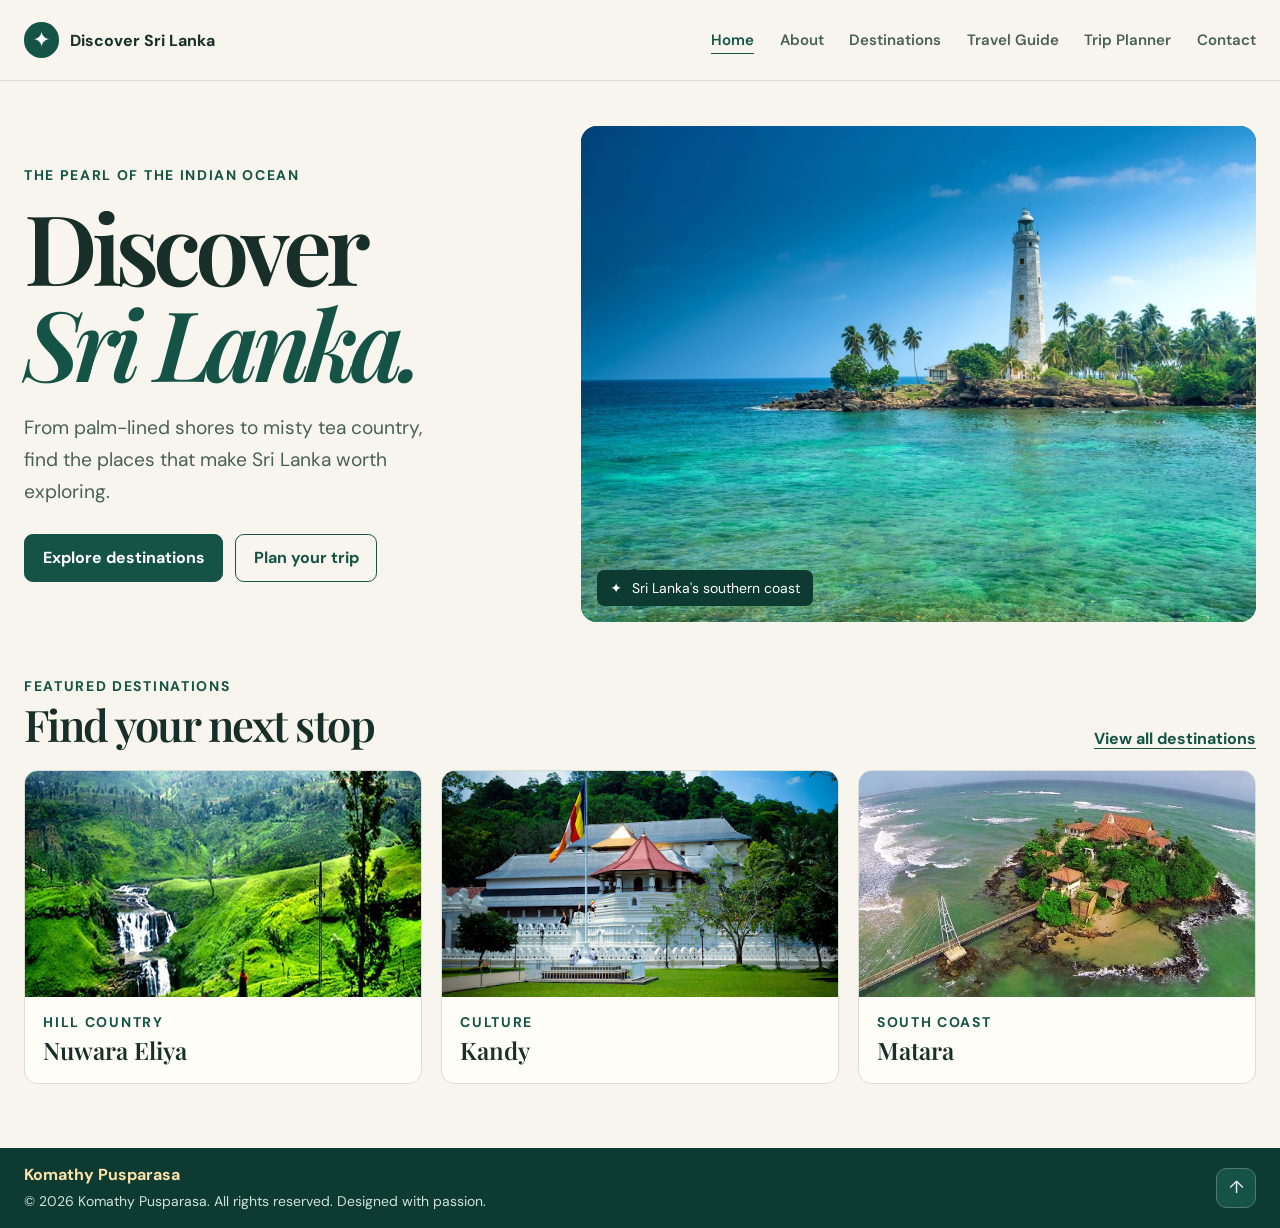
<file: index.html>
<!DOCTYPE html>
<html lang="en">
<head>
    <meta charset="UTF-8">
    <meta name="viewport" content="width=device-width, initial-scale=1.0">
    <title>Explore the island | Discover Sri Lanka</title>
    <link rel="stylesheet" href="style.css?v=4">
    <script src="script1.js" defer></script>
</head>
<body>
    <a class="skip-link" href="#main-content">Skip to content</a>
    <header class="site-header">
        <div class="container header-inner">
            <a class="brand" href="index.html"><span class="brand-mark" aria-hidden="true">&#10022;</span> Discover Sri Lanka</a>
            <button class="menu-toggle" type="button" aria-controls="site-nav" aria-expanded="false" hidden>Menu</button>
            <nav class="site-nav" id="site-nav" aria-label="Main navigation">
                <a href="index.html" aria-current="page">Home</a>
                <a href="Contact.html">About</a>
                <a href="place.html">Destinations</a>
                <a href="informaction.html">Travel Guide</a>
                <a href="To_dolist.html">Trip Planner</a>
                <a href="About.html">Contact</a>
            </nav>
        </div>
    </header>
    <main id="main-content">
        <section class="hero container" aria-labelledby="hero-title">
            <div class="hero-copy">
                <p class="eyebrow">The pearl of the Indian Ocean</p>
                <h1 id="hero-title">Discover<br><em>Sri Lanka.</em></h1>
                <p class="hero-intro">From palm-lined shores to misty tea country, find the places that make Sri Lanka worth exploring.</p>
                <div class="hero-actions">
                    <a class="button" href="place.html">Explore destinations</a>
                    <a class="button button-outline" href="To_dolist.html">Plan your trip</a>
                </div>
            </div>
            <figure class="hero-visual">
                <img src="sri.jpg" alt="White lighthouse overlooking turquoise water and a palm-lined shore" width="1199" height="800" fetchpriority="high">
                <figcaption><span aria-hidden="true">&#10022;</span> Sri Lanka's southern coast</figcaption>
            </figure>
        </section>
        <section class="featured container" aria-labelledby="featured-title">
            <div class="section-top">
                <div>
                    <p class="eyebrow">Featured destinations</p>
                    <h2 id="featured-title">Find your next stop</h2>
                </div>
                <a class="text-link" href="place.html">View all destinations</a>
            </div>
            <div class="destination-grid">
                <a class="feature-card" href="place.html#nuwara-eliya">
                    <img src="img6.jpg" alt="" loading="lazy">
                    <div><p class="eyebrow">Hill country</p><h3>Nuwara Eliya</h3></div>
                </a>
                <a class="feature-card" href="place.html#kandy">
                    <img src="img5.jpg" alt="" loading="lazy">
                    <div><p class="eyebrow">Culture</p><h3>Kandy</h3></div>
                </a>
                <a class="feature-card" href="place.html#matara">
                    <img src="img11.jpg" alt="" loading="lazy">
                    <div><p class="eyebrow">South coast</p><h3>Matara</h3></div>
                </a>
            </div>
        </section>
    </main>
    <footer class="site-footer">
        <div class="container footer-inner">
            <div class="footer-credit">
                <p class="footer-name">Komathy Pusparasa</p>
                <p class="footer-copyright">&copy; 2026 Komathy Pusparasa. All rights reserved. Designed with passion.</p>
            </div>
            <a class="back-to-top" href="#" aria-label="Back to top"><span aria-hidden="true">&#8593;</span></a>
        </div>
    </footer>
</body>
</html>
</file>
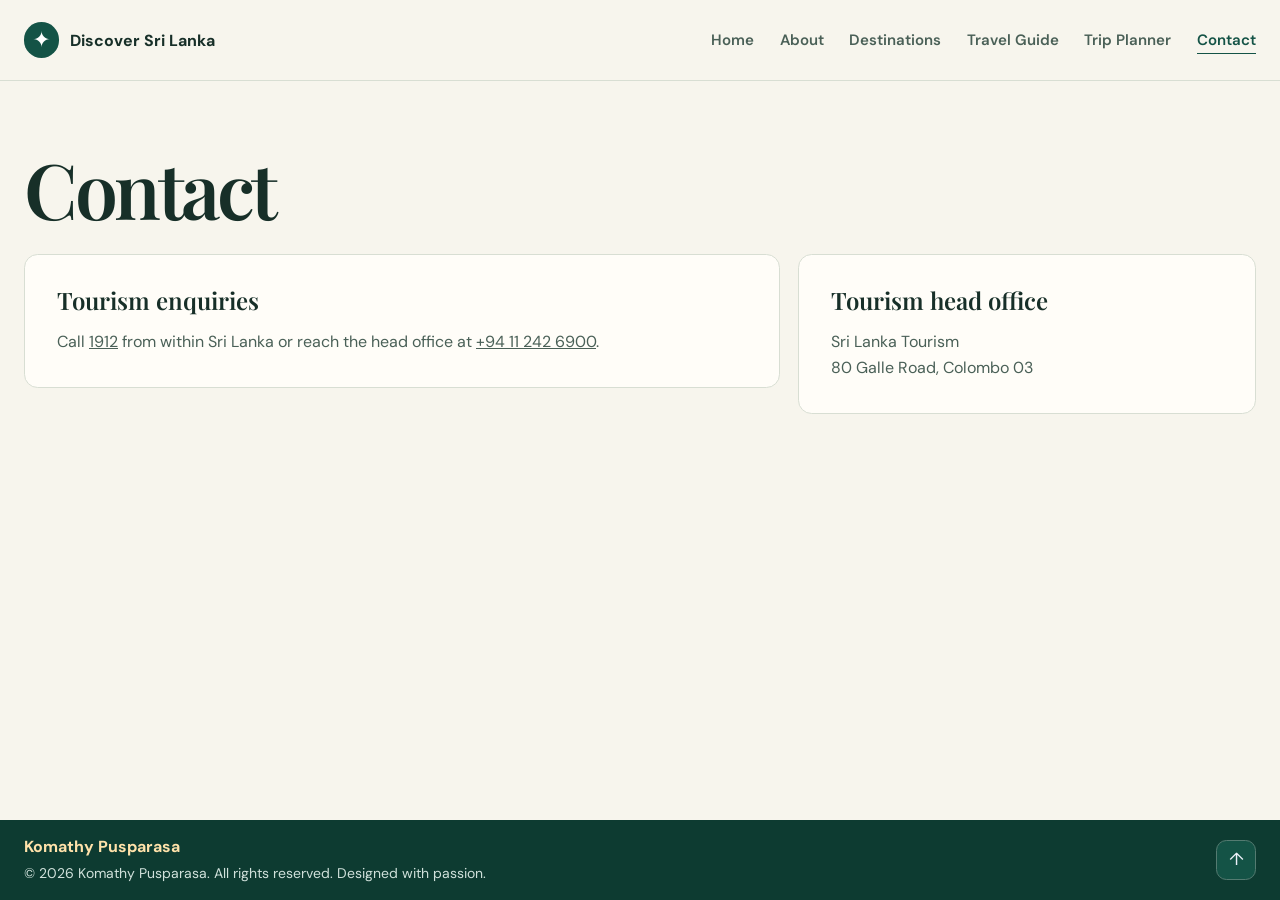
<file: About.html>
<!DOCTYPE html>
<html lang="en">
<head>
    <meta charset="UTF-8">
    <meta name="viewport" content="width=device-width, initial-scale=1.0">
    <title>Contact | Discover Sri Lanka</title>
    <link rel="stylesheet" href="style.css?v=4">
    <script src="script1.js" defer></script>
</head>
<body>
    <a class="skip-link" href="#main-content">Skip to content</a>
    <header class="site-header">
        <div class="container header-inner">
            <a class="brand" href="index.html"><span class="brand-mark" aria-hidden="true">&#10022;</span> Discover Sri Lanka</a>
            <button class="menu-toggle" type="button" aria-controls="site-nav" aria-expanded="false" hidden>Menu</button>
            <nav class="site-nav" id="site-nav" aria-label="Main navigation">
                <a href="index.html">Home</a>
                <a href="Contact.html">About</a>
                <a href="place.html">Destinations</a>
                <a href="informaction.html">Travel Guide</a>
                <a href="To_dolist.html">Trip Planner</a>
                <a href="About.html" aria-current="page">Contact</a>
            </nav>
        </div>
    </header>
    <main id="main-content" class="container inner-page">
        <h1>Contact</h1>
        <div class="guide-layout">
            <section class="panel prose">
                <h2>Tourism enquiries</h2>
                <p>Call <a href="tel:1912">1912</a> from within Sri Lanka or reach the head office at <a href="tel:+94112426900">+94 11 242 6900</a>.</p>
            </section>
            <section class="panel prose">
                <h2>Tourism head office</h2>
                <p>Sri Lanka Tourism<br>80 Galle Road, Colombo 03</p>
            </section>
        </div>
    </main>
    <footer class="site-footer">
        <div class="container footer-inner">
            <div class="footer-credit">
                <p class="footer-name">Komathy Pusparasa</p>
                <p class="footer-copyright">&copy; 2026 Komathy Pusparasa. All rights reserved. Designed with passion.</p>
            </div>
            <a class="back-to-top" href="#" aria-label="Back to top"><span aria-hidden="true">&#8593;</span></a>
        </div>
    </footer>
</body>
</html>
</file>
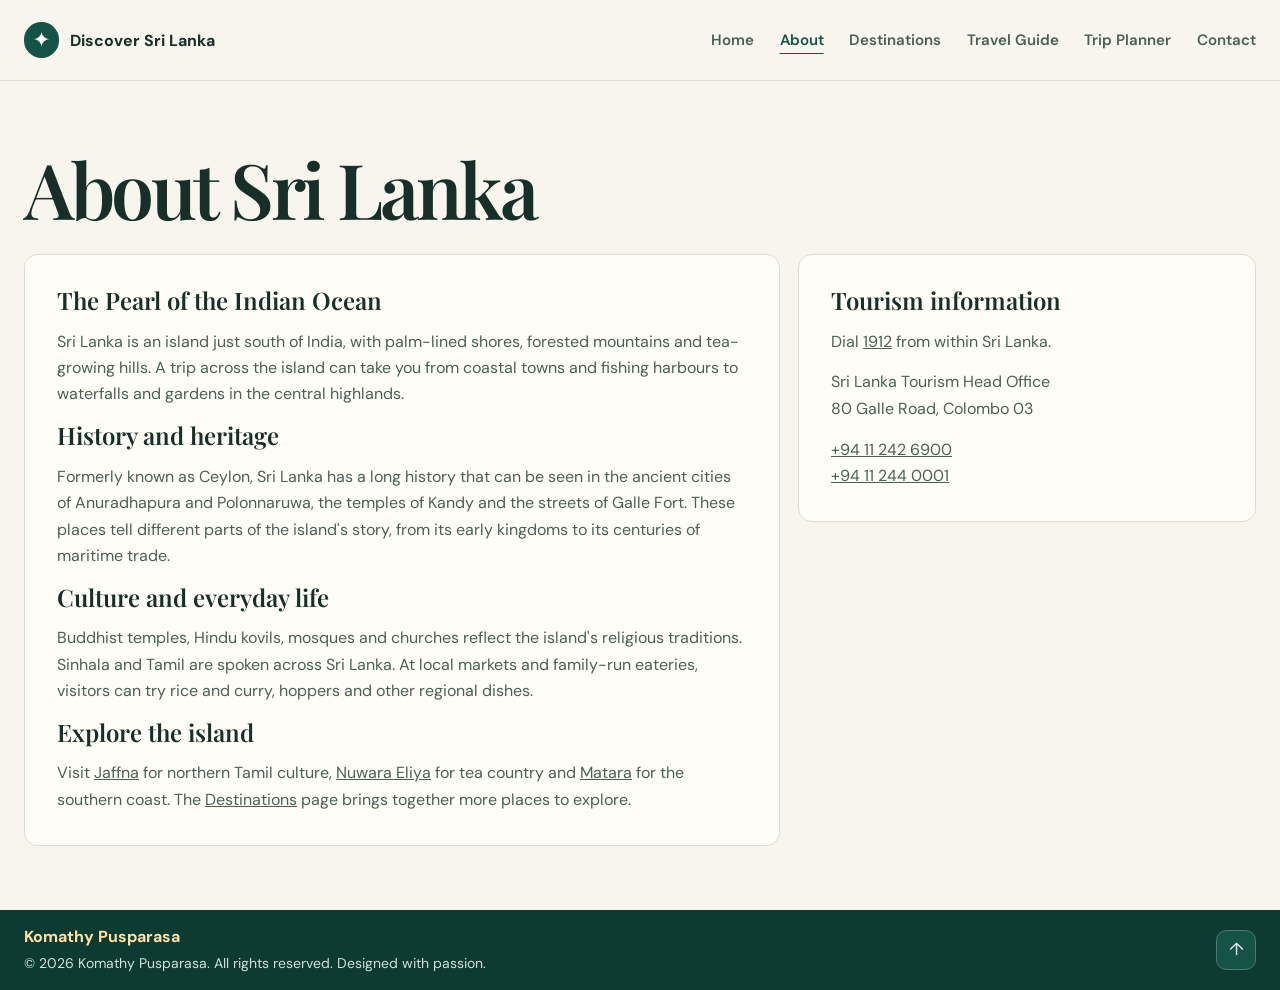
<file: Contact.html>
<!DOCTYPE html>
<html lang="en">
<head>
    <meta charset="UTF-8">
    <meta name="viewport" content="width=device-width, initial-scale=1.0">
    <title>About Sri Lanka | Discover Sri Lanka</title>
    <link rel="stylesheet" href="style.css?v=4">
    <script src="script1.js" defer></script>
</head>
<body>
    <a class="skip-link" href="#main-content">Skip to content</a>
    <header class="site-header">
        <div class="container header-inner">
            <a class="brand" href="index.html"><span class="brand-mark" aria-hidden="true">&#10022;</span> Discover Sri Lanka</a>
            <button class="menu-toggle" type="button" aria-controls="site-nav" aria-expanded="false" hidden>Menu</button>
            <nav class="site-nav" id="site-nav" aria-label="Main navigation">
                <a href="index.html">Home</a>
                <a href="Contact.html" aria-current="page">About</a>
                <a href="place.html">Destinations</a>
                <a href="informaction.html">Travel Guide</a>
                <a href="To_dolist.html">Trip Planner</a>
                <a href="About.html">Contact</a>
            </nav>
        </div>
    </header>
    <main id="main-content" class="container inner-page">
        <h1>About Sri Lanka</h1>
        <div class="guide-layout">
            <article class="panel prose">
                <h2>The Pearl of the Indian Ocean</h2>
                <p>Sri Lanka is an island just south of India, with palm-lined shores, forested mountains and tea-growing hills. A trip across the island can take you from coastal towns and fishing harbours to waterfalls and gardens in the central highlands.</p>

                <h2>History and heritage</h2>
                <p>Formerly known as Ceylon, Sri Lanka has a long history that can be seen in the ancient cities of Anuradhapura and Polonnaruwa, the temples of Kandy and the streets of Galle Fort. These places tell different parts of the island's story, from its early kingdoms to its centuries of maritime trade.</p>

                <h2>Culture and everyday life</h2>
                <p>Buddhist temples, Hindu kovils, mosques and churches reflect the island's religious traditions. Sinhala and Tamil are spoken across Sri Lanka. At local markets and family-run eateries, visitors can try rice and curry, hoppers and other regional dishes.</p>

                <h2>Explore the island</h2>
                <p>Visit <a href="place.html#jaffna">Jaffna</a> for northern Tamil culture, <a href="place.html#nuwara-eliya">Nuwara Eliya</a> for tea country and <a href="place.html#matara">Matara</a> for the southern coast. The <a href="place.html">Destinations</a> page brings together more places to explore.</p>
            </article>
            <section class="panel prose">
                <h2>Tourism information</h2>
                <p>Dial <a href="tel:1912">1912</a> from within Sri Lanka.</p>
                <p>Sri Lanka Tourism Head Office<br>80 Galle Road, Colombo 03</p>
                <p><a href="tel:+94112426900">+94 11 242 6900</a><br><a href="tel:+94112440001">+94 11 244 0001</a></p>
            </section>
        </div>
    </main>
    <footer class="site-footer">
        <div class="container footer-inner">
            <div class="footer-credit">
                <p class="footer-name">Komathy Pusparasa</p>
                <p class="footer-copyright">&copy; 2026 Komathy Pusparasa. All rights reserved. Designed with passion.</p>
            </div>
            <a class="back-to-top" href="#" aria-label="Back to top"><span aria-hidden="true">&#8593;</span></a>
        </div>
    </footer>
</body>
</html>
</file>
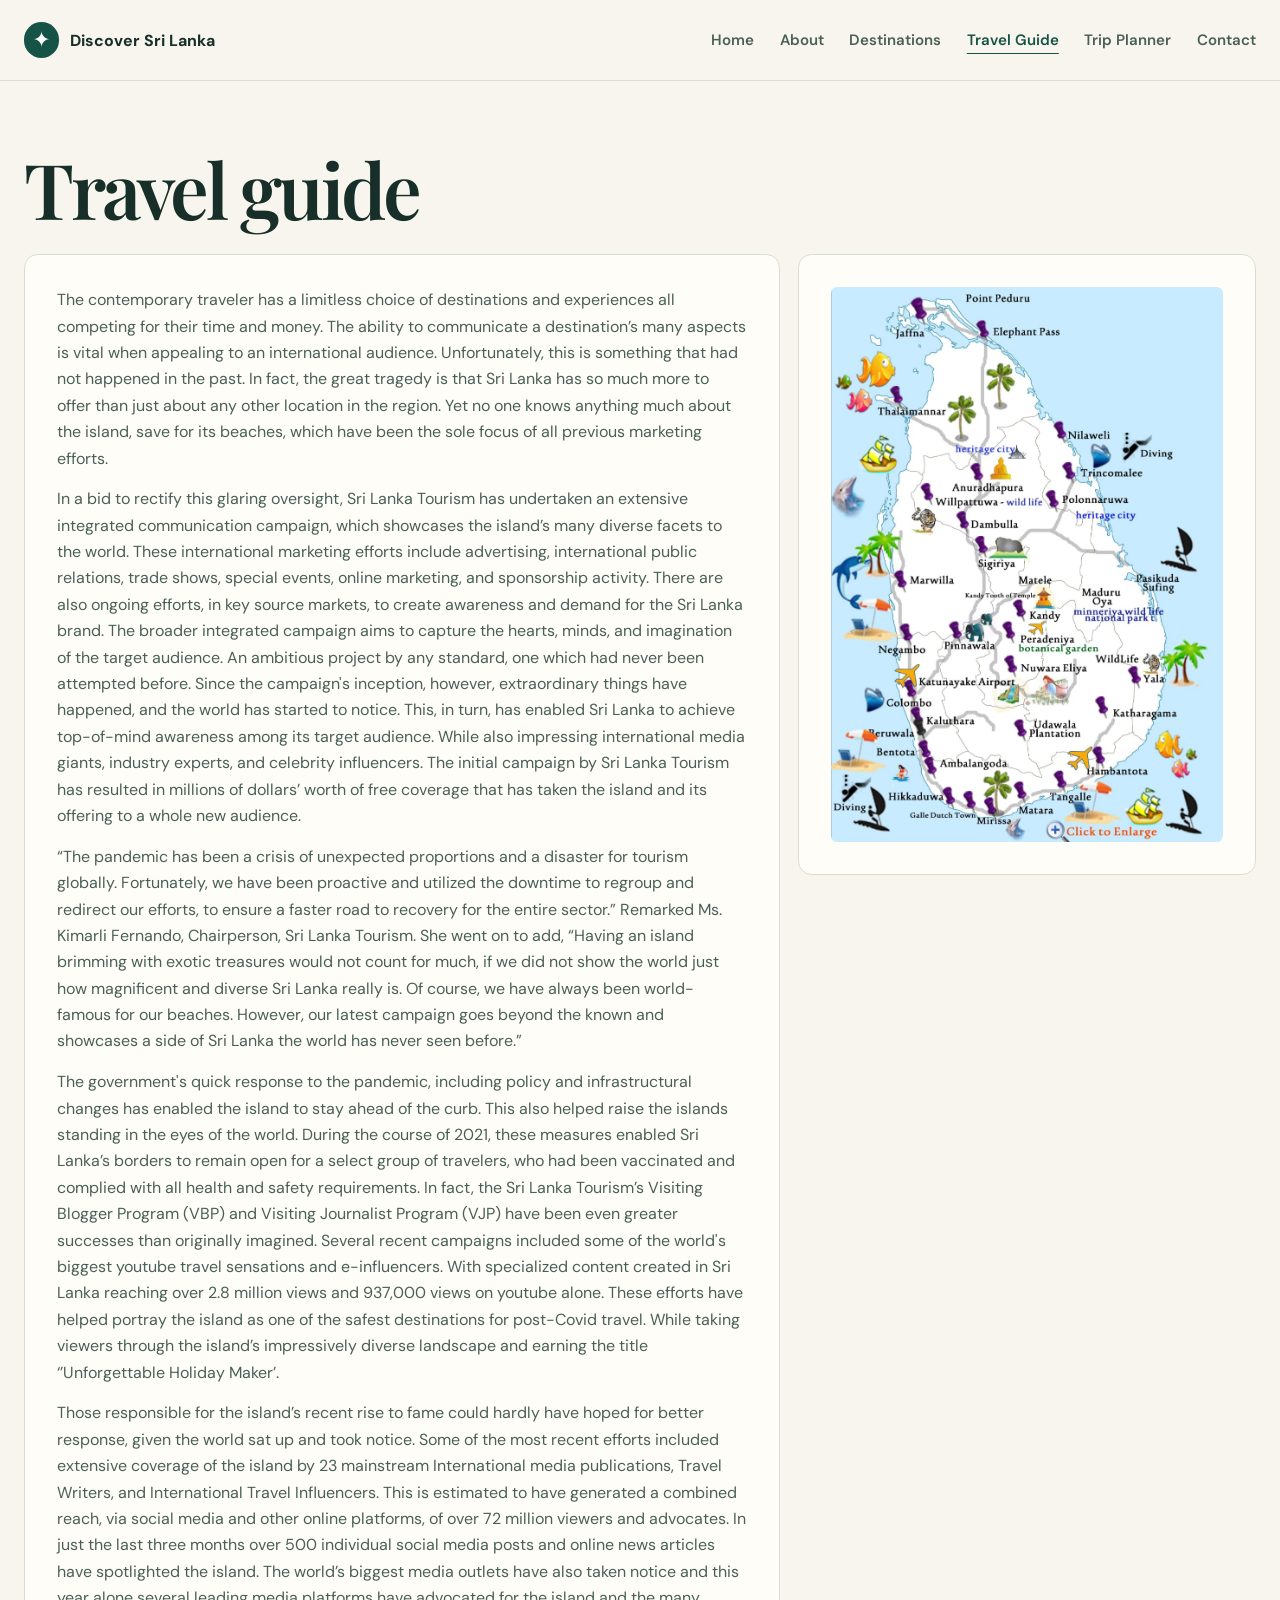
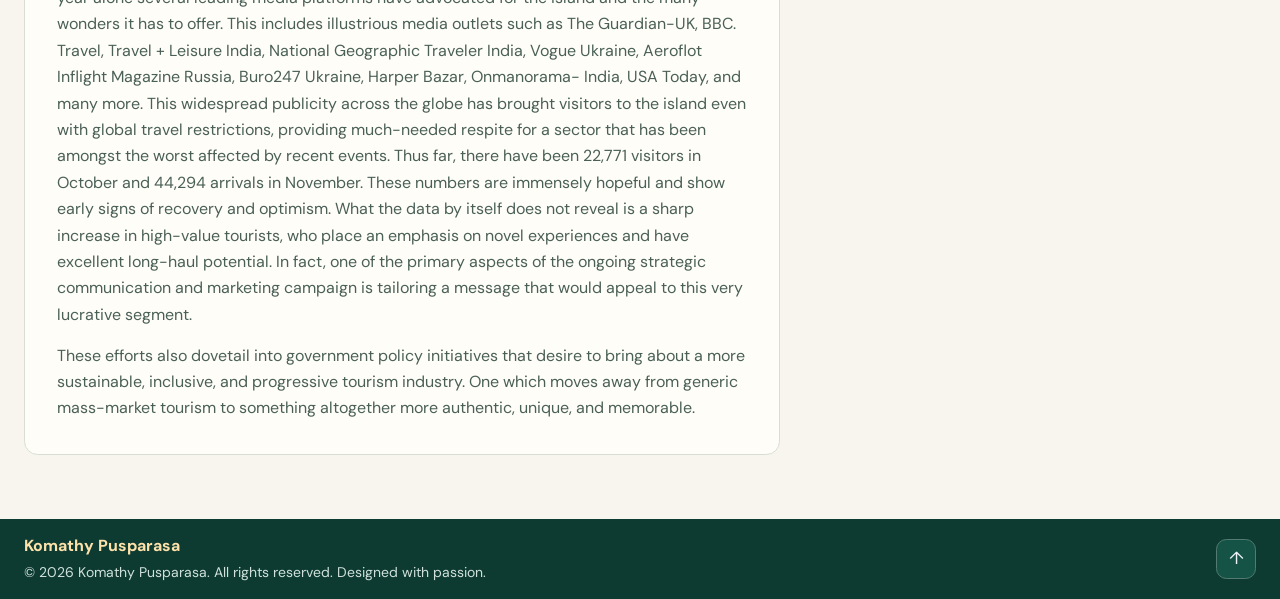
<file: informaction.html>
<!DOCTYPE html>
<html lang="en">
<head>
    <meta charset="UTF-8">
    <meta name="viewport" content="width=device-width, initial-scale=1.0">
    <title>Travel Guide | Discover Sri Lanka</title>
    <link rel="stylesheet" href="style.css?v=4">
    <script src="script1.js" defer></script>
</head>
<body>
    <a class="skip-link" href="#main-content">Skip to content</a>
    <header class="site-header">
        <div class="container header-inner">
            <a class="brand" href="index.html"><span class="brand-mark" aria-hidden="true">&#10022;</span> Discover Sri Lanka</a>
            <button class="menu-toggle" type="button" aria-controls="site-nav" aria-expanded="false" hidden>Menu</button>
            <nav class="site-nav" id="site-nav" aria-label="Main navigation">
                <a href="index.html">Home</a>
                <a href="Contact.html">About</a>
                <a href="place.html">Destinations</a>
                <a href="informaction.html" aria-current="page">Travel Guide</a>
                <a href="To_dolist.html">Trip Planner</a>
                <a href="About.html">Contact</a>
            </nav>
        </div>
    </header>
    <main id="main-content" class="container inner-page">
        <h1>Travel guide</h1>
        <div class="guide-layout">
            <article class="panel prose">
                <p>The contemporary traveler has a limitless choice of destinations and experiences all competing for their time and money. The ability to communicate a destination’s many aspects is vital when appealing to an international audience. Unfortunately, this is something that had not happened in the past. In fact, the great tragedy is that Sri Lanka has so much more to offer than just about any other location in the region. Yet no one knows anything much about the island, save for its beaches, which have been the sole focus of all previous marketing efforts.</p>
                <p>In a bid to rectify this glaring oversight, Sri Lanka Tourism has undertaken an extensive integrated communication campaign, which showcases the island’s many diverse facets to the world. These international marketing efforts include advertising, international public relations, trade shows, special events, online marketing, and sponsorship activity. There are also ongoing efforts, in key source markets, to create awareness and demand for the Sri Lanka brand. The broader integrated campaign aims to capture the hearts, minds, and imagination of the target audience. An ambitious project by any standard, one which had never been attempted before. Since the campaign's inception, however, extraordinary things have happened, and the world has started to notice. This, in turn, has enabled Sri Lanka to achieve top-of-mind awareness among its target audience. While also impressing international media giants, industry experts, and celebrity influencers. The initial campaign by Sri Lanka Tourism has resulted in millions of dollars’ worth of free coverage that has taken the island and its offering to a whole new audience.</p>
                <p>“The pandemic has been a crisis of unexpected proportions and a disaster for tourism globally. Fortunately, we have been proactive and utilized the downtime to regroup and redirect our efforts, to ensure a faster road to recovery for the entire sector.” Remarked Ms. Kimarli Fernando, Chairperson, Sri Lanka Tourism. She went on to add, “Having an island brimming with exotic treasures would not count for much, if we did not show the world just how magnificent and diverse Sri Lanka really is. Of course, we have always been world-famous for our beaches. However, our latest campaign goes beyond the known and showcases a side of Sri Lanka the world has never seen before.”</p>
                <p>The government's quick response to the pandemic, including policy and infrastructural changes has enabled the island to stay ahead of the curb. This also helped raise the islands standing in the eyes of the world. During the course of 2021, these measures enabled Sri Lanka’s borders to remain open for a select group of travelers, who had been vaccinated and complied with all health and safety requirements. In fact, the Sri Lanka Tourism’s Visiting Blogger Program (VBP) and Visiting Journalist Program (VJP) have been even greater successes than originally imagined. Several recent campaigns included some of the world's biggest youtube travel sensations and e-influencers. With specialized content created in Sri Lanka reaching over 2.8 million views and 937,000 views on youtube alone. These efforts have helped portray the island as one of the safest destinations for post-Covid travel. While taking viewers through the island’s impressively diverse landscape and earning the title ‘’Unforgettable Holiday Maker’.</p>
                <p>Those responsible for the island’s recent rise to fame could hardly have hoped for better response, given the world sat up and took notice. Some of the most recent efforts included extensive coverage of the island by 23 mainstream International media publications, Travel Writers, and International Travel Influencers. This is estimated to have generated a combined reach, via social media and other online platforms, of over 72 million viewers and advocates. In just the last three months over 500 individual social media posts and online news articles have spotlighted the island. The world’s biggest media outlets have also taken notice and this year alone several leading media platforms have advocated for the island and the many wonders it has to offer. This includes illustrious media outlets such as The Guardian-UK, BBC. Travel, Travel + Leisure India, National Geographic Traveler India, Vogue Ukraine, Aeroflot Inflight Magazine Russia, Buro247 Ukraine, Harper Bazar, Onmanorama- India, USA Today, and many more. This widespread publicity across the globe has brought visitors to the island even with global travel restrictions, providing much-needed respite for a sector that has been amongst the worst affected by recent events. Thus far, there have been 22,771 visitors in October and 44,294 arrivals in November. These numbers are immensely hopeful and show early signs of recovery and optimism. What the data by itself does not reveal is a sharp increase in high-value tourists, who place an emphasis on novel experiences and have excellent long-haul potential. In fact, one of the primary aspects of the ongoing strategic communication and marketing campaign is tailoring a message that would appeal to this very lucrative segment.</p>
                <p>These efforts also dovetail into government policy initiatives that desire to bring about a more sustainable, inclusive, and progressive tourism industry. One which moves away from generic mass-market tourism to something altogether more authentic, unique, and memorable.</p>
            </article>
            <figure class="panel guide-map">
                <img src="ko2.jpeg" alt="Illustrated map of Sri Lanka showing destinations and landmarks">
            </figure>
        </div>
    </main>
    <footer class="site-footer">
        <div class="container footer-inner">
            <div class="footer-credit">
                <p class="footer-name">Komathy Pusparasa</p>
                <p class="footer-copyright">&copy; 2026 Komathy Pusparasa. All rights reserved. Designed with passion.</p>
            </div>
            <a class="back-to-top" href="#" aria-label="Back to top"><span aria-hidden="true">&#8593;</span></a>
        </div>
    </footer>
</body>
</html>
</file>
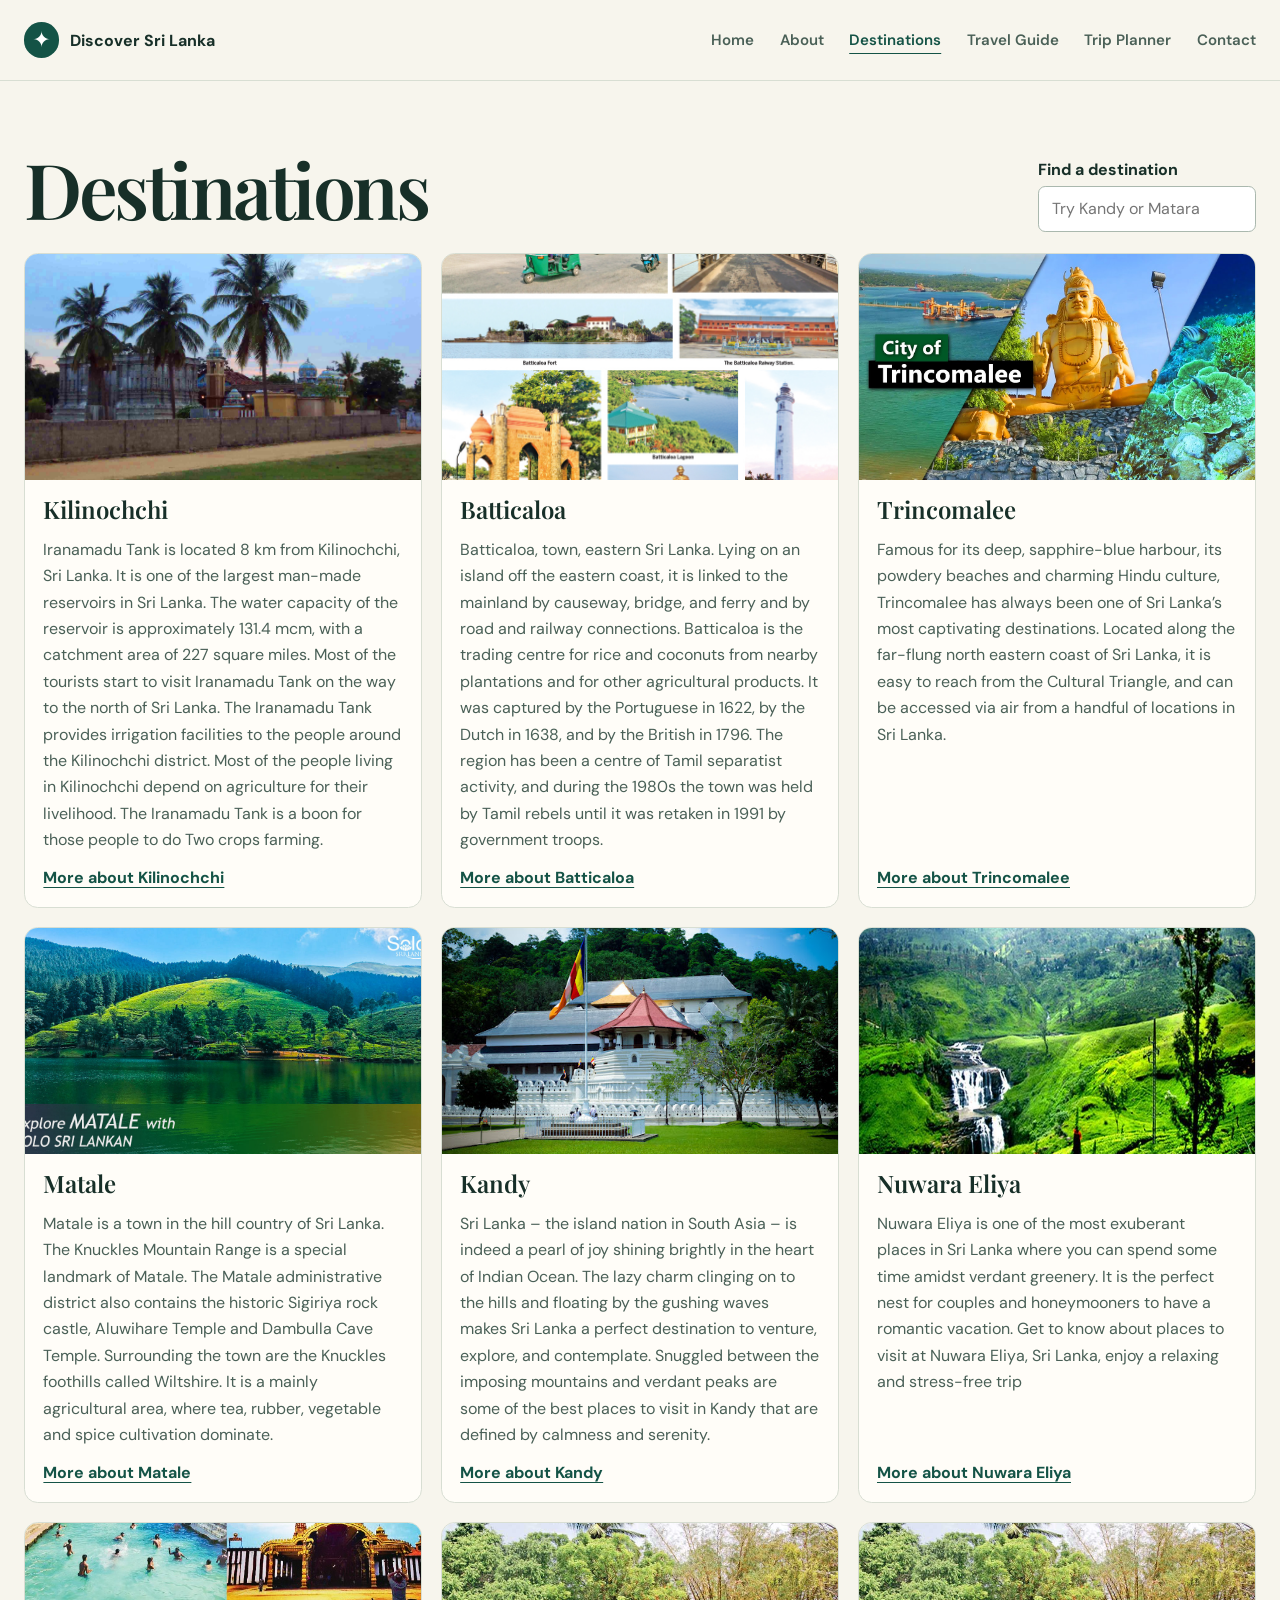
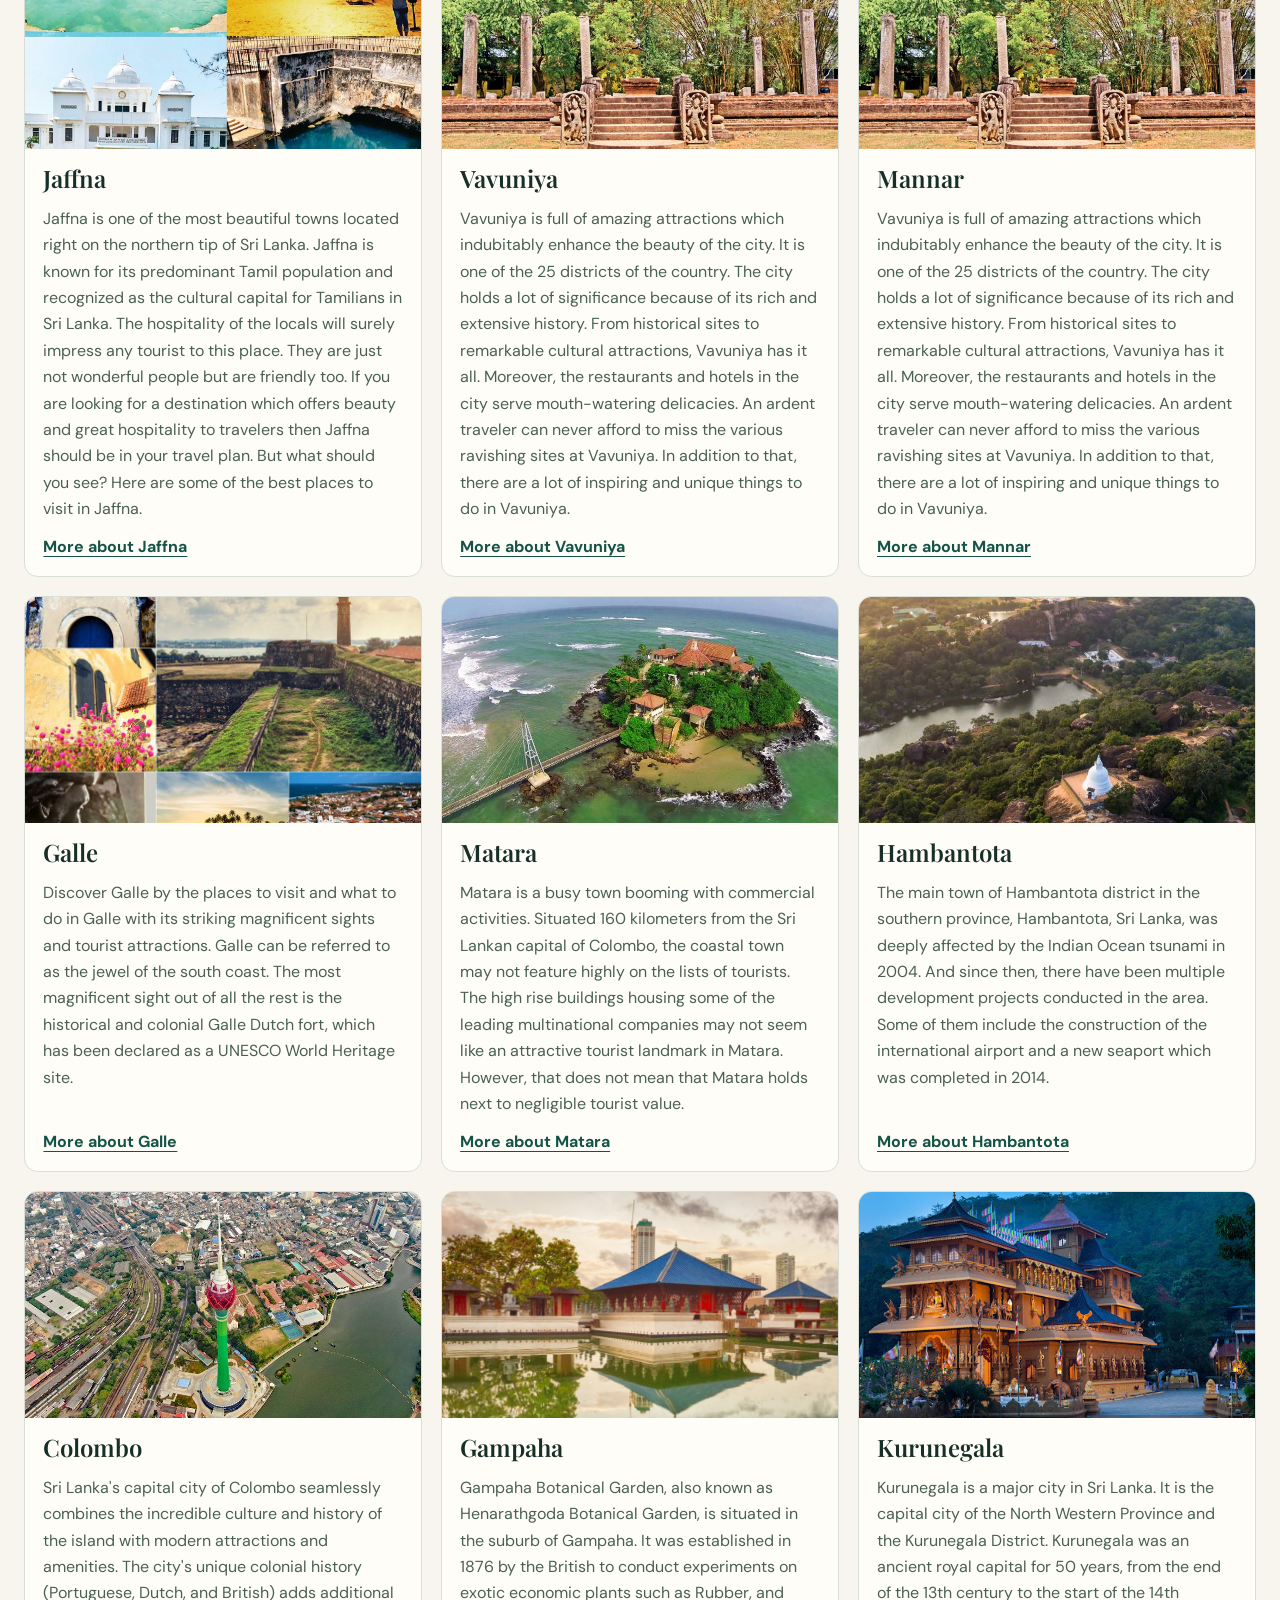
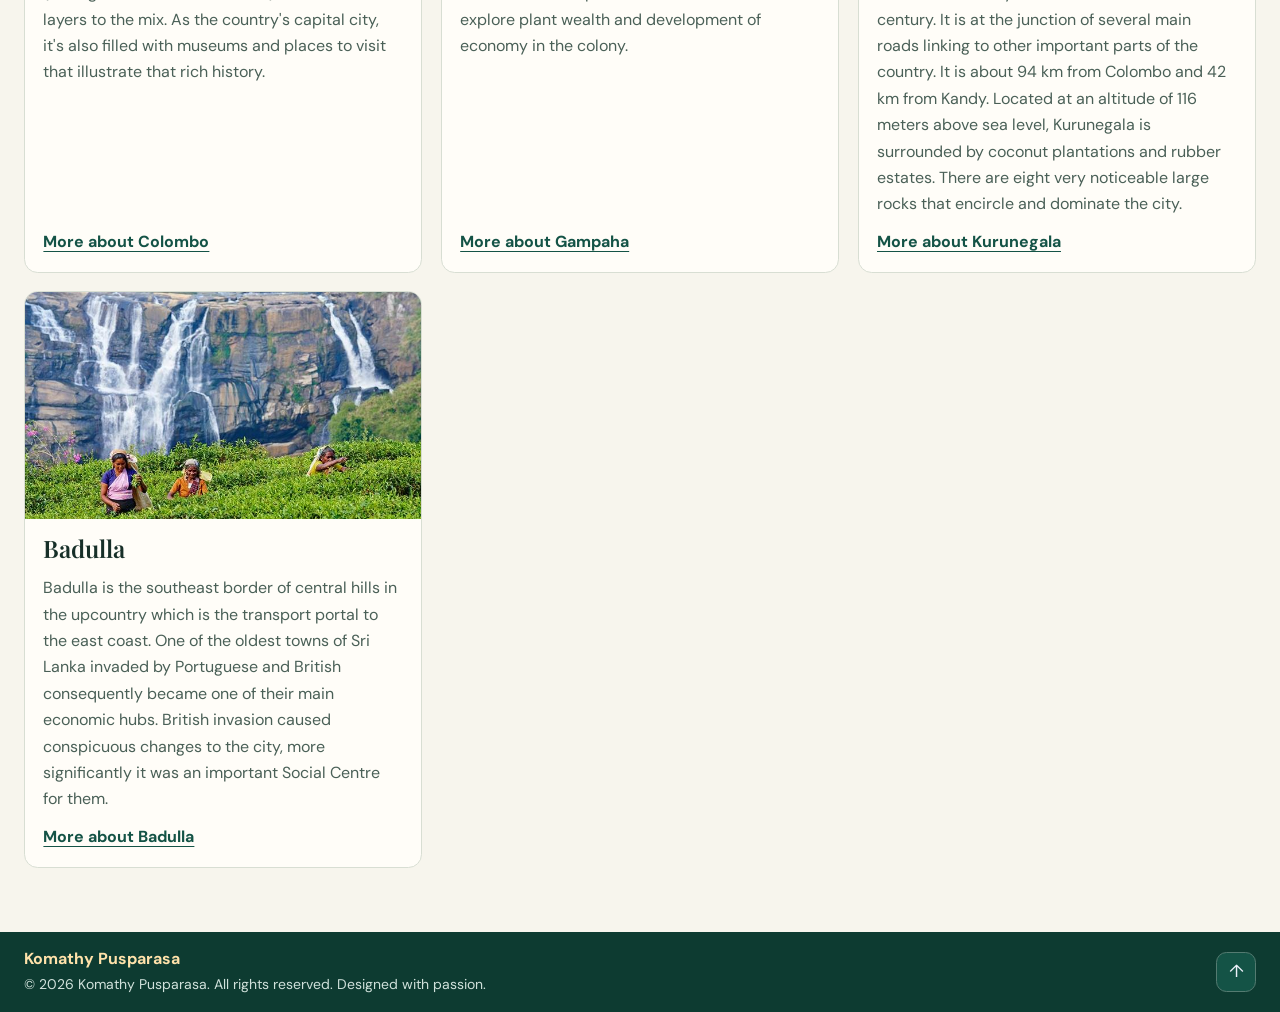
<file: place.html>
<!DOCTYPE html>
<html lang="en">
<head>
    <meta charset="UTF-8">
    <meta name="viewport" content="width=device-width, initial-scale=1.0">
    <title>Destinations | Discover Sri Lanka</title>
    <link rel="stylesheet" href="style.css?v=4">
    <script src="script1.js" defer></script>
</head>
<body>
    <a class="skip-link" href="#main-content">Skip to content</a>
    <header class="site-header">
        <div class="container header-inner">
            <a class="brand" href="index.html"><span class="brand-mark" aria-hidden="true">&#10022;</span> Discover Sri Lanka</a>
            <button class="menu-toggle" type="button" aria-controls="site-nav" aria-expanded="false" hidden>Menu</button>
            <nav class="site-nav" id="site-nav" aria-label="Main navigation">
            <a href="index.html">Home</a>
            <a href="Contact.html">About</a>
            <a href="place.html" aria-current="page">Destinations</a>
            <a href="informaction.html">Travel Guide</a>
            <a href="To_dolist.html">Trip Planner</a>
            <a href="About.html">Contact</a>
            </nav>
        </div>
    </header>
    <main id="main-content" class="container inner-page">
        <div class="section-top">
            <h1>Destinations</h1>
            <div class="destination-search" hidden>
                <label for="destination-search">Find a destination</label>
                <input id="destination-search" type="search" placeholder="Try Kandy or Matara">
            </div>
        </div>
        <p class="search-status" role="status" hidden></p>
        <div class="destination-grid">
            <article class="destination-card" id="kilinochchi">
                <img src="1.jpg" alt="" loading="lazy">
                <div class="card-copy">
                    <h2>Kilinochchi</h2>
                    <p>Iranamadu Tank is located 8 km from Kilinochchi, Sri Lanka. It is one of the largest man-made reservoirs in Sri Lanka. The water capacity of the reservoir is approximately 131.4 mcm, with a catchment area of 227 square miles. Most of the tourists start to visit Iranamadu Tank on the way to the north of Sri Lanka. The Iranamadu Tank provides irrigation facilities to the people around the Kilinochchi district. Most of the people living in Kilinochchi depend on agriculture for their livelihood. The Iranamadu Tank is a boon for those people to do Two crops farming.</p>
                    <a class="text-link" href="https://tour.lk/destination/sri-lanka/kilinochchi/iranamadu-tank/17/">More about Kilinochchi</a>
                </div>
            </article>
            <article class="destination-card" id="batticaloa">
                <img src="img2.jpg" alt="" loading="lazy">
                <div class="card-copy">
                    <h2>Batticaloa</h2>
                    <p>Batticaloa, town, eastern Sri Lanka. Lying on an island off the eastern coast, it is linked to the mainland by causeway, bridge, and ferry and by road and railway connections. Batticaloa is the trading centre for rice and coconuts from nearby plantations and for other agricultural products. It was captured by the Portuguese in 1622, by the Dutch in 1638, and by the British in 1796. The region has been a centre of Tamil separatist activity, and during the 1980s the town was held by Tamil rebels until it was retaken in 1991 by government troops.</p>
                    <a class="text-link" href="https://www.tripadvisor.com/Tourism-g806316-Batticaloa_Eastern_Province-Vacations.html">More about Batticaloa</a>
                </div>
            </article>
            <article class="destination-card" id="trincomalee">
                <img src="img3.jpg" alt="" loading="lazy">
                <div class="card-copy">
                    <h2>Trincomalee</h2>
                    <p>Famous for its deep, sapphire-blue harbour, its powdery beaches and charming Hindu culture, Trincomalee has always been one of Sri Lanka’s most captivating destinations. Located along the far-flung north eastern coast of Sri Lanka, it is easy to reach from the Cultural Triangle, and can be accessed via air from a handful of locations in Sri Lanka.</p>
                    <a class="text-link" href="https://www.ugaescapes.com/destinations/trincomalee.html">More about Trincomalee</a>
                </div>
            </article>
            <article class="destination-card" id="matale">
                <img src="img4.jpg" alt="" loading="lazy">
                <div class="card-copy">
                    <h2>Matale</h2>
                    <p>Matale is a town in the hill country of Sri Lanka. The Knuckles Mountain Range is a special landmark of Matale. The Matale administrative district also contains the historic Sigiriya rock castle, Aluwihare Temple and Dambulla Cave Temple. Surrounding the town are the Knuckles foothills called Wiltshire. It is a mainly agricultural area, where tea, rubber, vegetable and spice cultivation dominate.</p>
                    <a class="text-link" href="https://www.holidify.com/places/matale/sightseeing-and-things-to-do.html">More about Matale</a>
                </div>
            </article>
            <article class="destination-card" id="kandy">
                <img src="img5.jpg" alt="" loading="lazy">
                <div class="card-copy">
                    <h2>Kandy</h2>
                    <p>Sri Lanka – the island nation in South Asia – is indeed a pearl of joy shining brightly in the heart of Indian Ocean. The lazy charm clinging on to the hills and floating by the gushing waves makes Sri Lanka a perfect destination to venture, explore, and contemplate. Snuggled between the imposing mountains and verdant peaks are some of the best places to visit in Kandy that are defined by calmness and serenity.</p>
                    <a class="text-link" href="https://sandinmysuitcase.com/best-places-to-visit-in-kandy">More about Kandy</a>
                </div>
            </article>
            <article class="destination-card" id="nuwara-eliya">
                <img src="img6.jpg" alt="" loading="lazy">
                <div class="card-copy">
                    <h2>Nuwara Eliya</h2>
                    <p>Nuwara Eliya is one of the most exuberant places in Sri Lanka where you can spend some time amidst verdant greenery. It is the perfect nest for couples and honeymooners to have a romantic vacation. Get to know about places to visit at Nuwara Eliya, Sri Lanka, enjoy a relaxing and stress-free trip</p>
                    <a class="text-link" href="https://traveltriangle.com/blog/places-to-visit-in-nuwara-eliya/">More about Nuwara Eliya</a>
                </div>
            </article>
            <article class="destination-card" id="jaffna">
                <img src="img7.jpg" alt="" loading="lazy">
                <div class="card-copy">
                    <h2>Jaffna</h2>
                    <p>Jaffna is one of the most beautiful towns located right on the northern tip of Sri Lanka. Jaffna is known for its predominant Tamil population and recognized as the cultural capital for Tamilians in Sri Lanka. The hospitality of the locals will surely impress any tourist to this place. They are just not wonderful people but are friendly too. If you are looking for a destination which offers beauty and great hospitality to travelers then Jaffna should be in your travel plan. But what should you see? Here are some of the best places to visit in Jaffna.</p>
                    <a class="text-link" href="https://traveltriangle.com/blog/places-to-visit-in-jaffna/">More about Jaffna</a>
                </div>
            </article>
            <article class="destination-card" id="vavuniya">
                <img src="img8.jpg" alt="" loading="lazy">
                <div class="card-copy">
                    <h2>Vavuniya</h2>
                    <p>Vavuniya is full of amazing attractions which indubitably enhance the beauty of the city. It is one of the 25 districts of the country. The city holds a lot of significance because of its rich and extensive history. From historical sites to remarkable cultural attractions, Vavuniya has it all. Moreover, the restaurants and hotels in the city serve mouth-watering delicacies. An ardent traveler can never afford to miss the various ravishing sites at Vavuniya. In addition to that, there are a lot of inspiring and unique things to do in Vavuniya.</p>
                    <a class="text-link" href="https://traveltriangle.com/blog/places-to-visit-in-vavuniya/">More about Vavuniya</a>
                </div>
            </article>
            <article class="destination-card" id="mannar">
                <img src="img8.jpg" alt="" loading="lazy">
                <div class="card-copy">
                    <h2>Mannar</h2>
                    <p>Vavuniya is full of amazing attractions which indubitably enhance the beauty of the city. It is one of the 25 districts of the country. The city holds a lot of significance because of its rich and extensive history. From historical sites to remarkable cultural attractions, Vavuniya has it all. Moreover, the restaurants and hotels in the city serve mouth-watering delicacies. An ardent traveler can never afford to miss the various ravishing sites at Vavuniya. In addition to that, there are a lot of inspiring and unique things to do in Vavuniya.</p>
                    <a class="text-link" href="https://traveltriangle.com/blog/places-to-visit-in-mannar/">More about Mannar</a>
                </div>
            </article>
            <article class="destination-card" id="galle">
                <img src="img10.jpg" alt="" loading="lazy">
                <div class="card-copy">
                    <h2>Galle</h2>
                    <p>Discover Galle by the places to visit and what to do in Galle with its striking magnificent sights and tourist attractions. Galle can be referred to as the jewel of the south coast. The most magnificent sight out of all the rest is the historical and colonial Galle Dutch fort, which has been declared as a UNESCO World Heritage site.</p>
                    <a class="text-link" href="https://www.kayak.com/Galle.43529.guide">More about Galle</a>
                </div>
            </article>
            <article class="destination-card" id="matara">
                <img src="img11.jpg" alt="" loading="lazy">
                <div class="card-copy">
                    <h2>Matara</h2>
                    <p>Matara is a busy town booming with commercial activities. Situated 160 kilometers from the Sri Lankan capital of Colombo, the coastal town may not feature highly on the lists of tourists. The high rise buildings housing some of the leading multinational companies may not seem like an attractive tourist landmark in Matara. However, that does not mean that Matara holds next to negligible tourist value.</p>
                    <a class="text-link" href="https://www.trip.com/travel-guide/destination/matara-23055/">More about Matara</a>
                </div>
            </article>
            <article class="destination-card" id="hambantota">
                <img src="img12.jpg" alt="" loading="lazy">
                <div class="card-copy">
                    <h2>Hambantota</h2>
                    <p>The main town of Hambantota district in the southern province, Hambantota, Sri Lanka, was deeply affected by the Indian Ocean tsunami in 2004. And since then, there have been multiple development projects conducted in the area. Some of them include the construction of the international airport and a new seaport which was completed in 2014.</p>
                    <a class="text-link" href="https://traveltriangle.com/blog/places-to-visit-in-hambantota/">More about Hambantota</a>
                </div>
            </article>
            <article class="destination-card" id="colombo">
                <img src="img13.jpg" alt="" loading="lazy">
                <div class="card-copy">
                    <h2>Colombo</h2>
                    <p>Sri Lanka's capital city of Colombo seamlessly combines the incredible culture and history of the island with modern attractions and amenities. The city's unique colonial history (Portuguese, Dutch, and British) adds additional layers to the mix. As the country's capital city, it's also filled with museums and places to visit that illustrate that rich history.</p>
                    <a class="text-link" href="https://www.planetware.com/sri-lanka/best-places-to-visit-in-colombo-sri-1-4.html">More about Colombo</a>
                </div>
            </article>
            <article class="destination-card" id="gampaha">
                <img src="img14.jpg" alt="" loading="lazy">
                <div class="card-copy">
                    <h2>Gampaha</h2>
                    <p>Gampaha Botanical Garden, also known as Henarathgoda Botanical Garden, is situated in the suburb of Gampaha. It was established in 1876 by the British to conduct experiments on exotic economic plants such as Rubber, and explore plant wealth and development of economy in the colony.</p>
                    <a class="text-link" href="https://www.tripadvisor.com/Attractions-g946552-Activities-Gampaha_Western_Province.html">More about Gampaha</a>
                </div>
            </article>
            <article class="destination-card" id="kurunegala">
                <img src="img15.jpg" alt="" loading="lazy">
                <div class="card-copy">
                    <h2>Kurunegala</h2>
                    <p>Kurunegala is a major city in Sri Lanka. It is the capital city of the North Western Province and the Kurunegala District. Kurunegala was an ancient royal capital for 50 years, from the end of the 13th century to the start of the 14th century. It is at the junction of several main roads linking to other important parts of the country. It is about 94 km from Colombo and 42 km from Kandy. Located at an altitude of 116 meters above sea level, Kurunegala is surrounded by coconut plantations and rubber estates. There are eight very noticeable large rocks that encircle and dominate the city.</p>
                    <a class="text-link" href="https://traveltriangle.com/blog/places-to-visit-in-kurunegala/">More about Kurunegala</a>
                </div>
            </article>
            <article class="destination-card" id="badulla">
                <img src="img19.jpg" alt="" loading="lazy">
                <div class="card-copy">
                    <h2>Badulla</h2>
                    <p>Badulla is the southeast border of central hills in the upcountry which is the transport portal to the east coast. One of the oldest towns of Sri Lanka invaded by Portuguese and British consequently became one of their main economic hubs. British invasion caused conspicuous changes to the city, more significantly it was an important Social Centre for them.</p>
                    <a class="text-link" href="https://srilankatravelgram.com/destinations/badulla/">More about Badulla</a>
                </div>
            </article>
        </div>
    </main>
    <footer class="site-footer">
        <div class="container footer-inner">
            <div class="footer-credit">
                <p class="footer-name">Komathy Pusparasa</p>
                <p class="footer-copyright">&copy; 2026 Komathy Pusparasa. All rights reserved. Designed with passion.</p>
            </div>
            <a class="back-to-top" href="#" aria-label="Back to top"><span aria-hidden="true">&#8593;</span></a>
        </div>
    </footer>
</body>
</html>
</file>
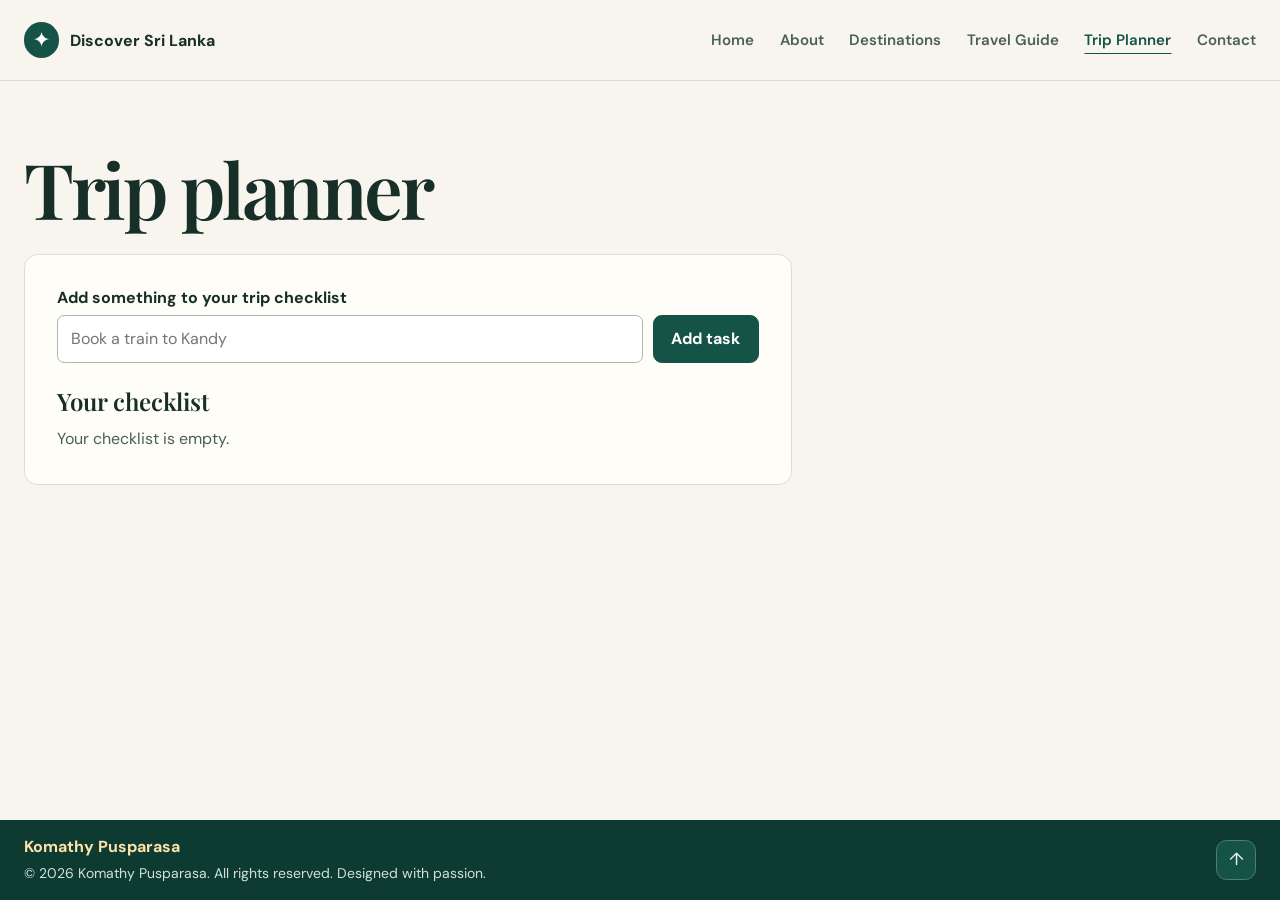
<file: To_dolist.html>
<!DOCTYPE html>
<html lang="en">
<head>
    <meta charset="UTF-8">
    <meta name="viewport" content="width=device-width, initial-scale=1.0">
    <title>Trip Planner | Discover Sri Lanka</title>
    <link rel="stylesheet" href="style.css?v=4">
    <script src="script1.js" defer></script>
</head>
<body>
    <a class="skip-link" href="#main-content">Skip to content</a>
    <header class="site-header">
        <div class="container header-inner">
            <a class="brand" href="index.html"><span class="brand-mark" aria-hidden="true">&#10022;</span> Discover Sri Lanka</a>
            <button class="menu-toggle" type="button" aria-controls="site-nav" aria-expanded="false" hidden>Menu</button>
            <nav class="site-nav" id="site-nav" aria-label="Main navigation">
                <a href="index.html">Home</a>
                <a href="Contact.html">About</a>
                <a href="place.html">Destinations</a>
                <a href="informaction.html">Travel Guide</a>
                <a href="To_dolist.html" aria-current="page">Trip Planner</a>
                <a href="About.html">Contact</a>
            </nav>
        </div>
    </header>
    <main id="main-content" class="container inner-page">
        <h1>Trip planner</h1>
        <div class="panel planner">
            <form id="new-task-form">
                <label for="new-task-input">Add something to your trip checklist</label>
                <div class="planner-input">
                    <input id="new-task-input" type="text" placeholder="Book a train to Kandy" required>
                    <button class="button" type="submit">Add task</button>
                </div>
            </form>
            <h2>Your checklist</h2>
            <p id="empty-tasks">Your checklist is empty.</p>
            <ul id="tasks"></ul>
        </div>
    </main>
    <footer class="site-footer">
        <div class="container footer-inner">
            <div class="footer-credit">
                <p class="footer-name">Komathy Pusparasa</p>
                <p class="footer-copyright">&copy; 2026 Komathy Pusparasa. All rights reserved. Designed with passion.</p>
            </div>
            <a class="back-to-top" href="#" aria-label="Back to top"><span aria-hidden="true">&#8593;</span></a>
        </div>
    </footer>
</body>
</html>
</file>
<file: style.css>
@import url('https://fonts.googleapis.com/css2?family=DM+Sans:wght@400;500;600;700&family=Playfair+Display:ital,wght@0,600;0,700;1,600&display=swap');

:root {
    color-scheme: light;
    --paper: #f7f5ed;
    --white: #fffdf8;
    --ink: #172f28;
    --green: #145346;
    --dark-green: #0d3b31;
    --muted: #4a6057;
    --line: #d8ded3;
    --serif: "Playfair Display", Georgia, serif;
    font-family: "DM Sans", system-ui, sans-serif;
    color: var(--ink);
    background: var(--paper);
}

* { box-sizing: border-box; }
[hidden] { display: none !important; }
body { margin: 0; min-height: 100vh; display: flex; flex-direction: column; }
main { flex: 1; }
img { display: block; max-width: 100%; }
figure, h1, h2, h3, p { margin: 0; }
a { color: inherit; }
button, input { font: inherit; }
button { cursor: pointer; }
:focus-visible { outline: 3px solid #a45622; outline-offset: 4px; }
.container { width: min(100% - 3rem, 80rem); margin-inline: auto; }

.skip-link {
    position: absolute;
    top: 0.5rem;
    left: 0.5rem;
    z-index: 2;
    padding: 0.65rem 1rem;
    background: var(--white);
    transform: translateY(-150%);
}
.skip-link:focus { transform: none; }
.site-header { border-bottom: 1px solid var(--line); }
.header-inner, .footer-inner {
    display: flex;
    align-items: center;
    justify-content: space-between;
    gap: 1rem 2rem;
    min-height: 5rem;
}
.brand {
    display: inline-flex;
    align-items: center;
    gap: 0.65rem;
    width: fit-content;
    font-weight: 700;
    text-decoration: none;
    white-space: nowrap;
}
.brand-mark {
    display: grid;
    place-items: center;
    width: 2.2rem;
    height: 2.2rem;
    border-radius: 50%;
    background: var(--green);
    color: white;
    font-size: 1.35rem;
}
.site-nav { display: flex; align-items: center; gap: clamp(0.9rem, 2vw, 2rem); }
.site-nav a { padding-block: 0.4rem; color: var(--muted); font-size: 0.94rem; font-weight: 600; text-decoration: none; }
.site-nav a:hover, .site-nav [aria-current="page"] { color: var(--green); text-decoration: underline; text-underline-offset: 0.5em; }
.menu-toggle { padding: 0.55rem 0.85rem; color: var(--green); background: transparent; border: 1px solid var(--line); border-radius: 0.55rem; }

.hero {
    display: grid;
    grid-template-columns: 0.85fr 1.15fr;
    align-items: stretch;
    gap: clamp(1.5rem, 4.5vw, 5rem);
    padding-block: clamp(1.5rem, 3.5vw, 3.5rem);
}
.hero-copy { align-self: center; padding-block: 1.5rem; }
.eyebrow {
    color: var(--green);
    font-size: 0.875rem;
    font-weight: 700;
    letter-spacing: 0.12em;
    text-transform: uppercase;
}
h1, h2, h3 { font-family: var(--serif); font-weight: 600; line-height: 1.13; }
.hero h1 { margin-block: 0.9rem 1.35rem; font-size: clamp(4rem, 7.6vw, 7.3rem); letter-spacing: -0.065em; line-height: 0.99; }
.hero h1 em { color: var(--green); }
.hero-intro { max-width: 31ch; color: var(--muted); font-size: clamp(1rem, 1.5vw, 1.22rem); line-height: 1.65; }
.hero-actions { display: flex; flex-wrap: wrap; gap: 0.75rem; margin-top: 1.65rem; }
.button {
    display: inline-flex;
    align-items: center;
    justify-content: center;
    min-height: 3rem;
    padding: 0.7rem 1.1rem;
    border: 1px solid var(--green);
    border-radius: 0.55rem;
    background: var(--green);
    color: white;
    font-weight: 700;
    text-decoration: none;
}
.button:hover { background: var(--dark-green); }
.button-outline { background: transparent; color: var(--green); }
.button-outline:hover { background: #e4ece3; }
.hero-visual { position: relative; overflow: hidden; min-width: 0; min-height: 31rem; border-radius: 1rem; background: var(--green); }
.hero-visual img { position: absolute; width: 100%; height: 100%; object-fit: cover; object-position: 57% 50%; }
.hero-visual figcaption {
    position: absolute;
    bottom: 1rem;
    left: 1rem;
    padding: 0.55rem 0.85rem;
    border-radius: 0.45rem;
    background: var(--dark-green);
    color: white;
    font-size: 0.875rem;
}
.hero-visual figcaption span { margin-right: 0.35rem; }

.featured { padding-block: 0.65rem 4rem; }
.section-top { display: flex; align-items: end; justify-content: space-between; gap: 0.9rem 1.5rem; margin-bottom: 1.3rem; }
.section-top h2 { margin-top: 0.3rem; font-size: clamp(1.9rem, 3.4vw, 3rem); letter-spacing: -0.035em; }
.text-link { width: fit-content; color: var(--green); font-weight: 700; text-underline-offset: 0.28em; }
.text-link:hover { color: var(--dark-green); }
.destination-grid { display: grid; grid-template-columns: repeat(3, minmax(0, 1fr)); gap: 1.15rem; }
.feature-card, .destination-card, .panel { border: 1px solid var(--line); border-radius: 0.85rem; background: var(--white); }
.feature-card, .destination-card { overflow: hidden; }
.feature-card { display: block; text-decoration: none; }
.feature-card:hover { border-color: var(--green); }
.feature-card img, .destination-card img { width: 100%; aspect-ratio: 1.75; object-fit: cover; background: #dce9df; }
.feature-card > div, .card-copy { padding: 1rem 1.15rem 1.2rem; }
.feature-card h3 { margin-top: 0.35rem; font-size: 1.5rem; }
.destination-card { display: flex; flex-direction: column; scroll-margin-top: 1.25rem; }
.destination-card:target { border-color: var(--green); box-shadow: 0 0 0 2px var(--green); }
.card-copy { display: flex; flex: 1; flex-direction: column; align-items: start; gap: 0.85rem; }
.card-copy .text-link { margin-top: auto; }
.card-copy p, .prose p, .search-status, #empty-tasks { color: var(--muted); line-height: 1.65; }

.inner-page { padding-block: clamp(2rem, 5vw, 4rem); }
.inner-page h1 { font-size: clamp(2.5rem, 6vw, 5rem); letter-spacing: -0.045em; }
.inner-page > h1 { margin-bottom: 1.4rem; }
.guide-layout { display: grid; grid-template-columns: 1.65fr 1fr; gap: 1.15rem; align-items: start; }
.panel { padding: clamp(1rem, 3vw, 2rem); }
.prose > * + * { margin-top: 0.9rem; }
.guide-map img { width: 100%; border-radius: 0.4rem; }
label { display: block; font-weight: 700; }
input {
    display: block;
    width: 100%;
    min-width: 0;
    padding: 0.72rem 0.82rem;
    border: 1px solid #aab8ae;
    border-radius: 0.45rem;
    background: white;
    color: var(--ink);
}
label + input, label > input { margin-top: 0.35rem; }
.search-status { margin-bottom: 1rem; }
.planner { max-width: 48rem; }
.planner-input { display: flex; gap: 0.6rem; margin-top: 0.4rem; }
.planner-input input { flex: 1; }
.planner h2 { margin-block: 1.6rem 0.65rem; }
#tasks { list-style: none; margin: 0; padding: 0; }
#tasks li { display: flex; justify-content: space-between; align-items: center; gap: 1rem; padding-block: 0.65rem; border-top: 1px solid var(--line); }
#tasks span { overflow-wrap: anywhere; }
#tasks button { padding: 0.4rem 0.65rem; border: 1px solid var(--line); border-radius: 0.4rem; color: var(--green); background: var(--paper); }
.site-footer {
    background: var(--dark-green);
    color: #edf1fa;
}
.footer-inner { min-height: 5rem; padding-block: 0.8rem; }
.footer-name { color: #ffe2aa; font-size: 1rem; font-weight: 700; }
.footer-copyright { margin-top: 0.35rem; color: #d0e1db; font-size: 0.875rem; line-height: 1.5; }
.back-to-top {
    display: grid;
    flex-shrink: 0;
    place-items: center;
    width: 2.5rem;
    height: 2.5rem;
    border: 1px solid #547b71;
    border-radius: 0.65rem;
    background: var(--green);
    color: #edf1fa;
    font-size: 1.1rem;
    line-height: 1;
    text-decoration: none;
}
.back-to-top:hover { border-color: #a1c1b7; color: white; }

@media (max-width: 52rem) {
    .container { width: min(100% - 2rem, 80rem); }
    .header-inner { min-height: 4.25rem; flex-wrap: wrap; gap: 0; padding-block: 0.65rem; }
    .site-nav { flex-basis: 100%; flex-wrap: wrap; gap: 0.35rem 1rem; padding-block: 0.7rem 0.1rem; }
    .site-nav[data-collapsed] { display: none; }
    .hero { grid-template-columns: 1fr; gap: 0.6rem; }
    .hero-copy { padding-block: 0.9rem 1.1rem; }
    .hero-visual { min-height: clamp(16rem, 59vw, 27rem); }
    .destination-grid, .guide-layout { grid-template-columns: repeat(2, minmax(0, 1fr)); }
}

@media (max-width: 35rem) {
    .destination-grid, .guide-layout { grid-template-columns: 1fr; }
    .section-top { align-items: start; flex-direction: column; }
    .destination-search { width: 100%; }
    .hero h1 { font-size: clamp(3.5rem, 15vw, 5rem); }
    .footer-inner { gap: 0.75rem; }
}
</file>
